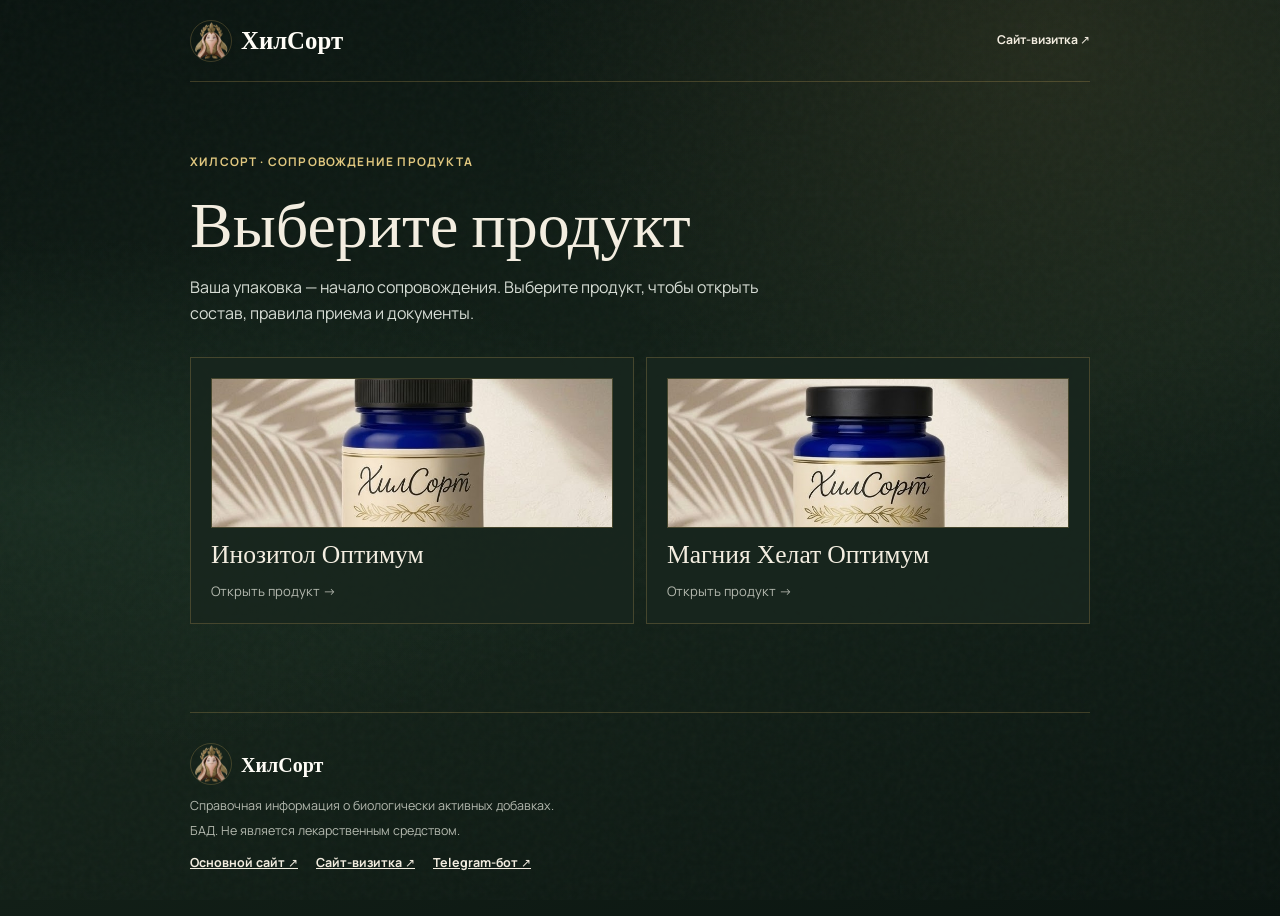
<file: index.html>
<!doctype html>
<html lang="ru">
<head>
  <meta charset="utf-8">
  <meta name="viewport" content="width=device-width, initial-scale=1, viewport-fit=cover">
  <meta name="theme-color" content="#f3ede0">
  <meta name="description" content="Справочная информация о составе, применении и регистрации продуктов ХилСорт.">
  <title>ХилСорт — информация о продукте</title>
  <link rel="preconnect" href="https://fonts.googleapis.com">
  <link rel="preconnect" href="https://fonts.gstatic.com" crossorigin>
  <link href="https://fonts.googleapis.com/css2?family=Fraunces:opsz,wght@9..144,300;9..144,400;9..144,500;9..144,600;9..144,700&family=Manrope:wght@300;400;500;600;700&display=swap" rel="stylesheet">
  <link rel="stylesheet" href="assets/css/qr-style.css">
  <script defer src="assets/js/analytics.js"></script>
  <script defer src="assets/js/config.js"></script>
  <script defer src="assets/js/app-template.js"></script>
</head>
<body>
  <div class="page-grain" aria-hidden="true"></div>
  <div class="page-shell" id="app">
    <main class="loading-state" aria-live="polite">Загрузка сведений…</main>
  </div>
</body>
</html>
</file>
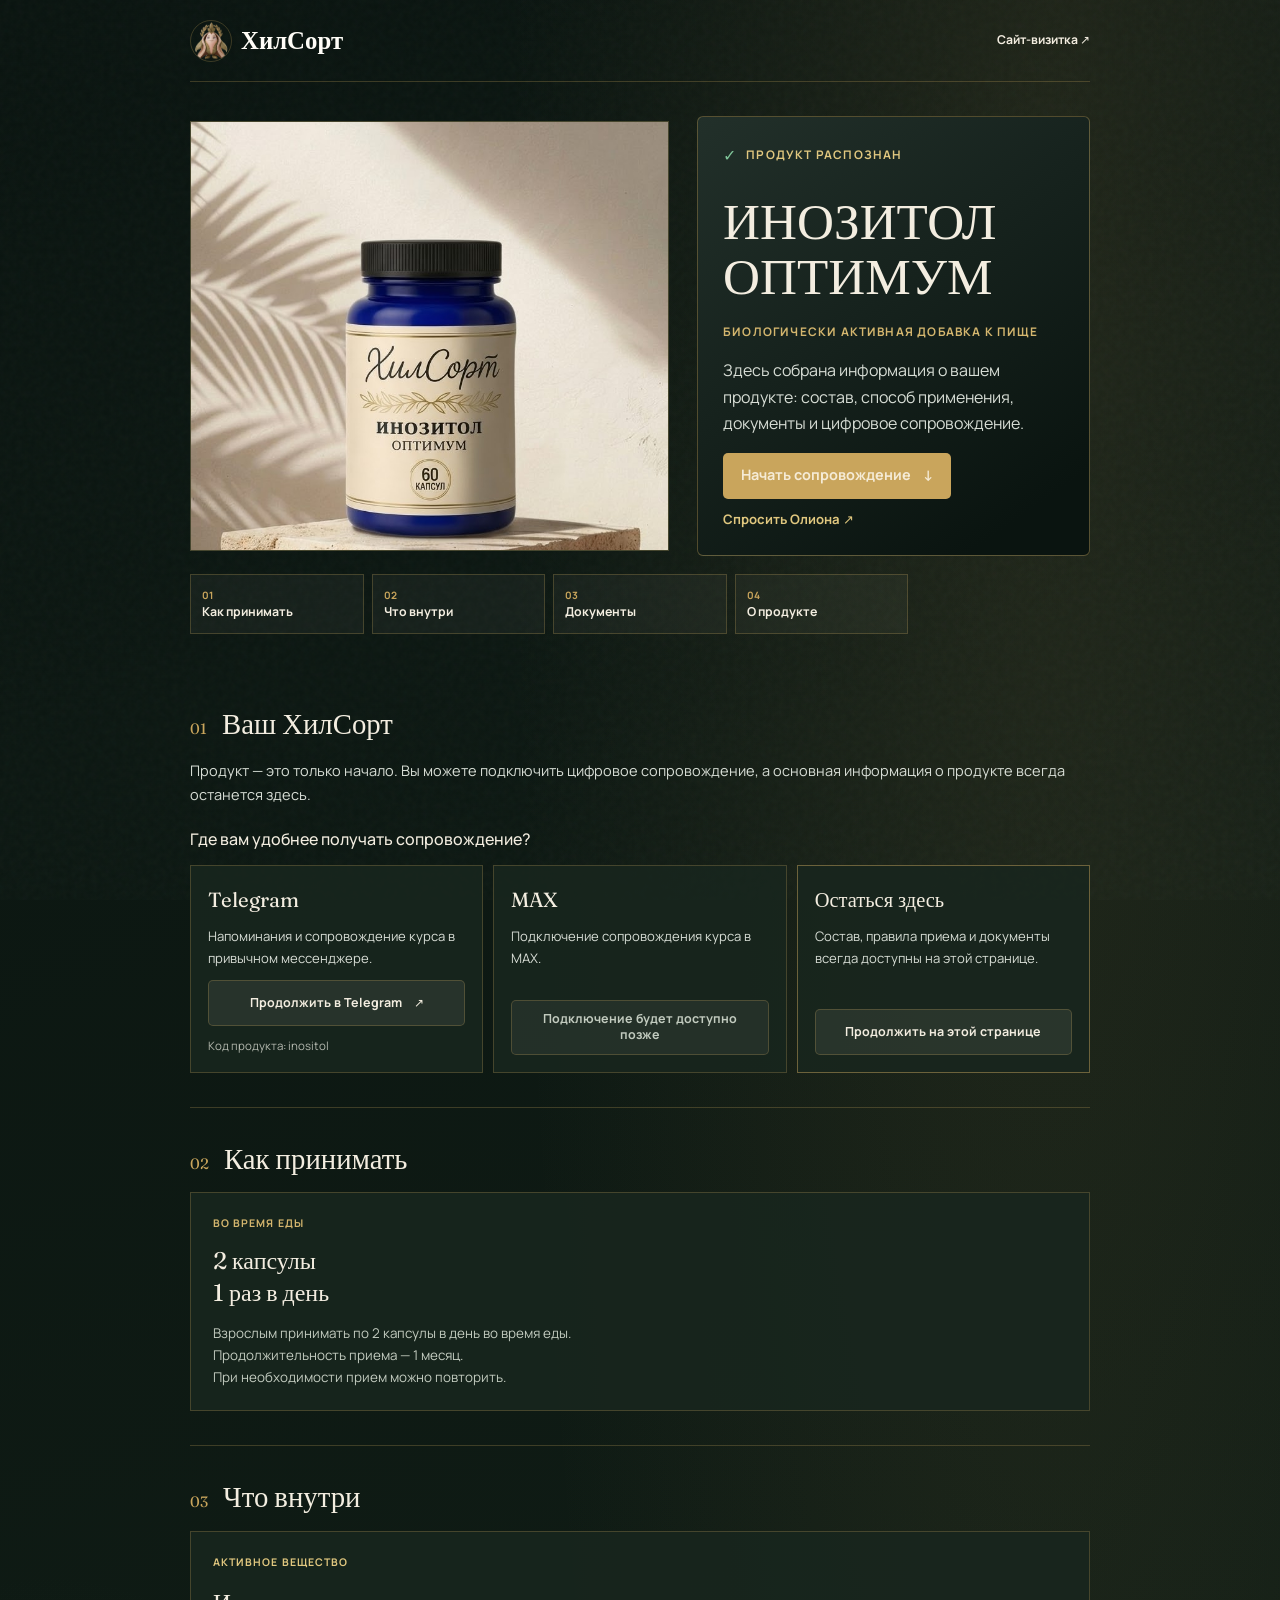
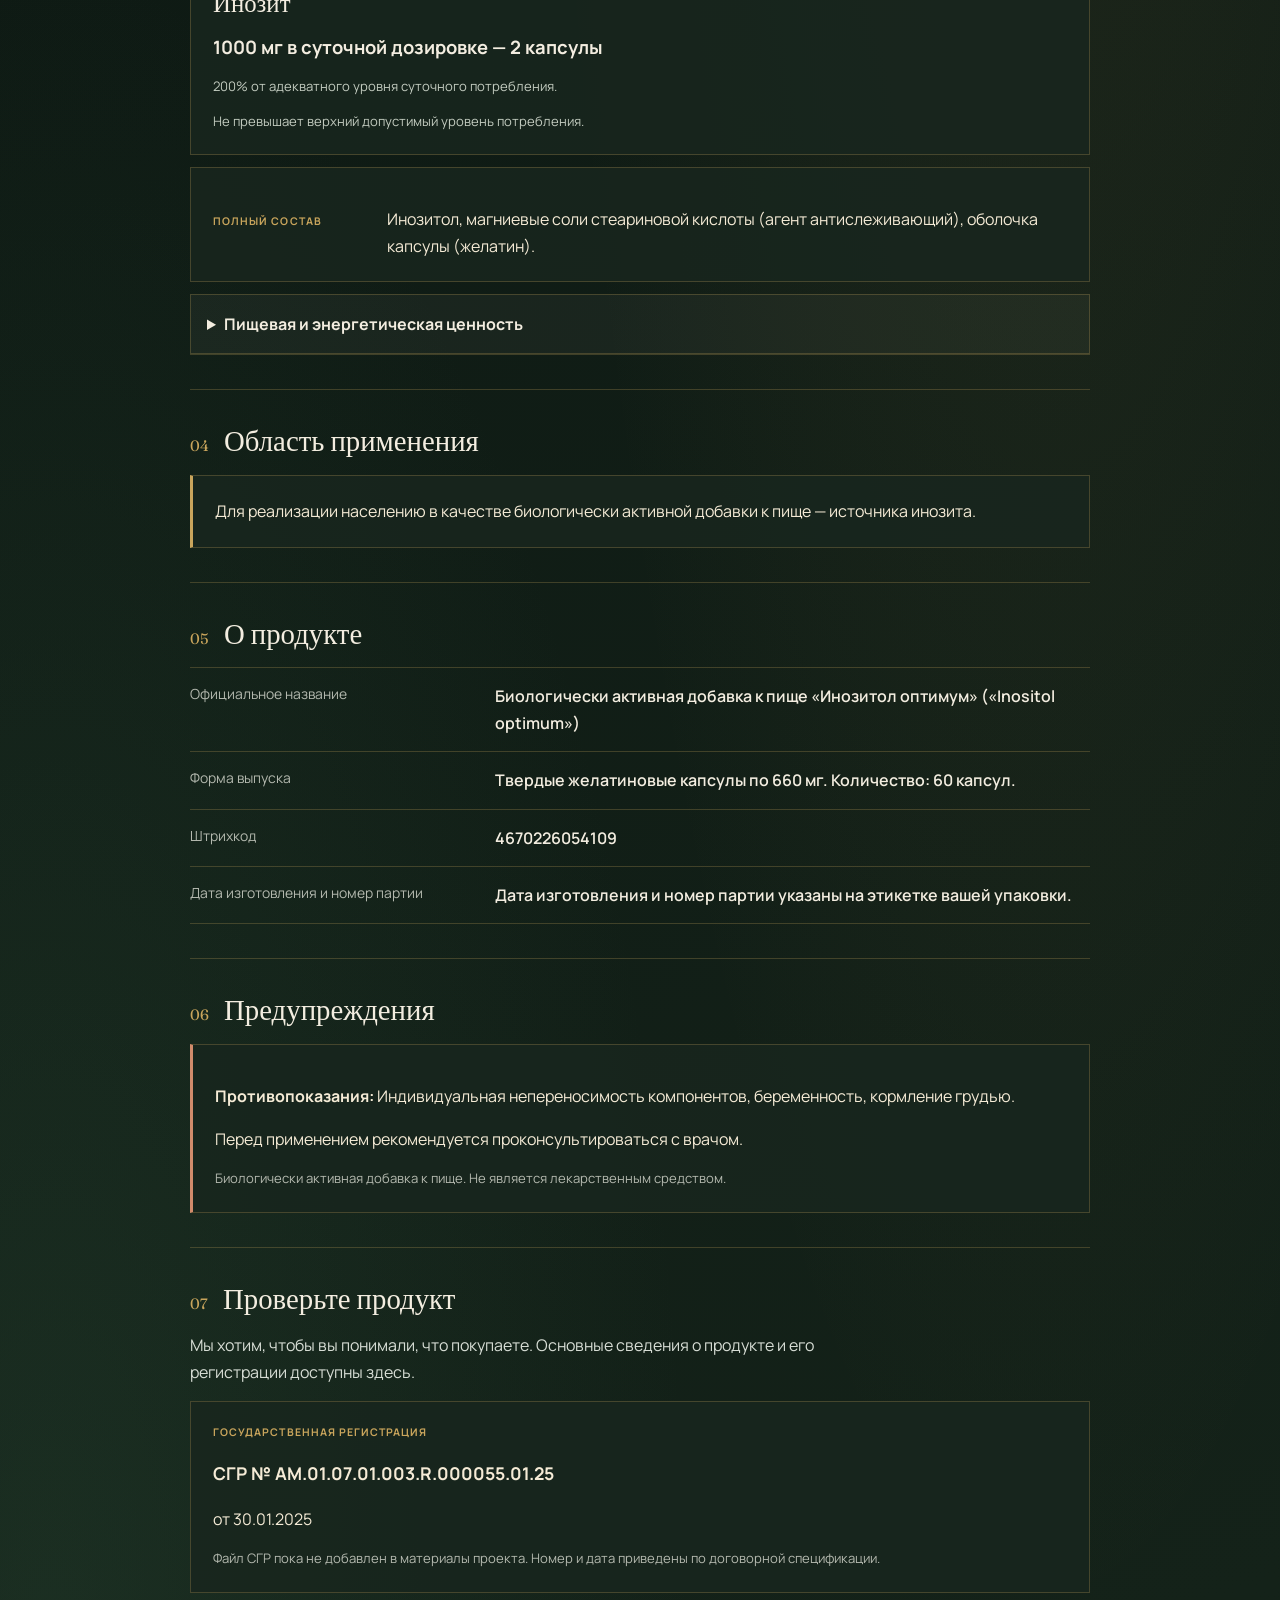
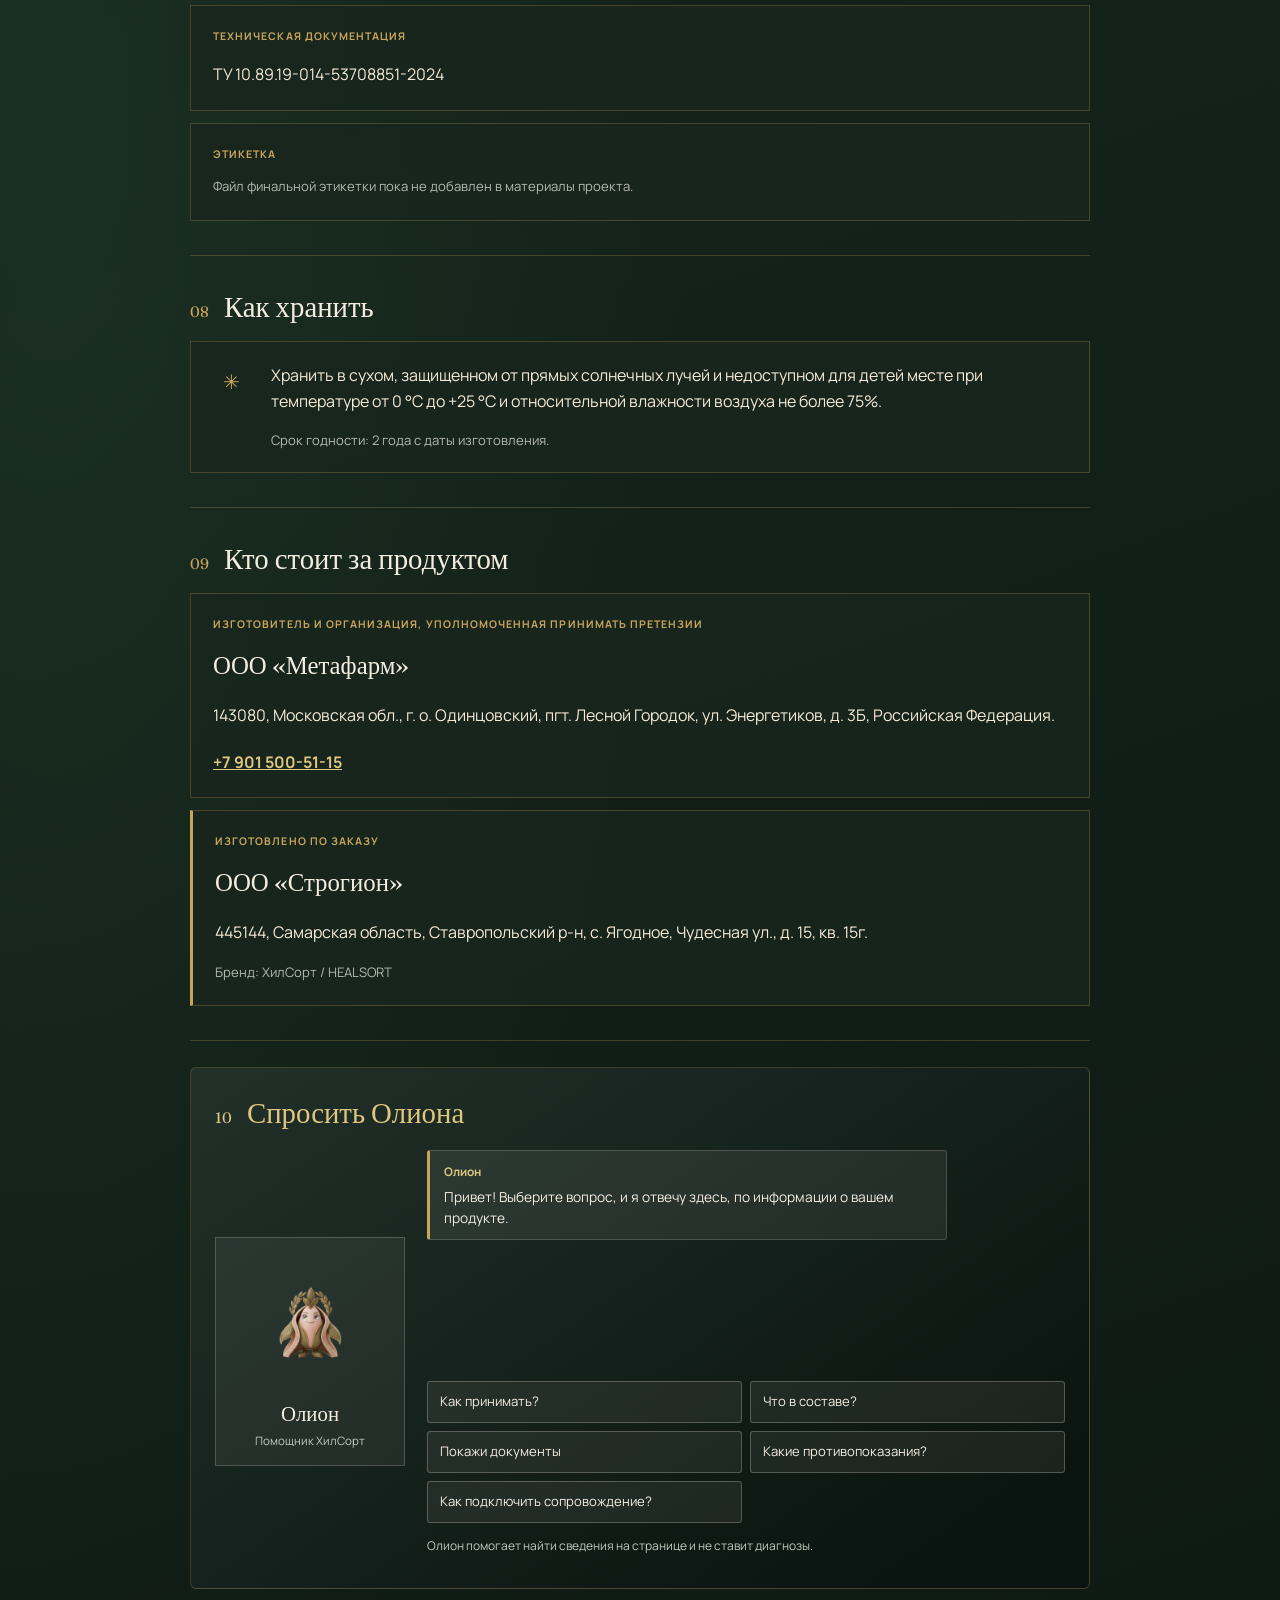
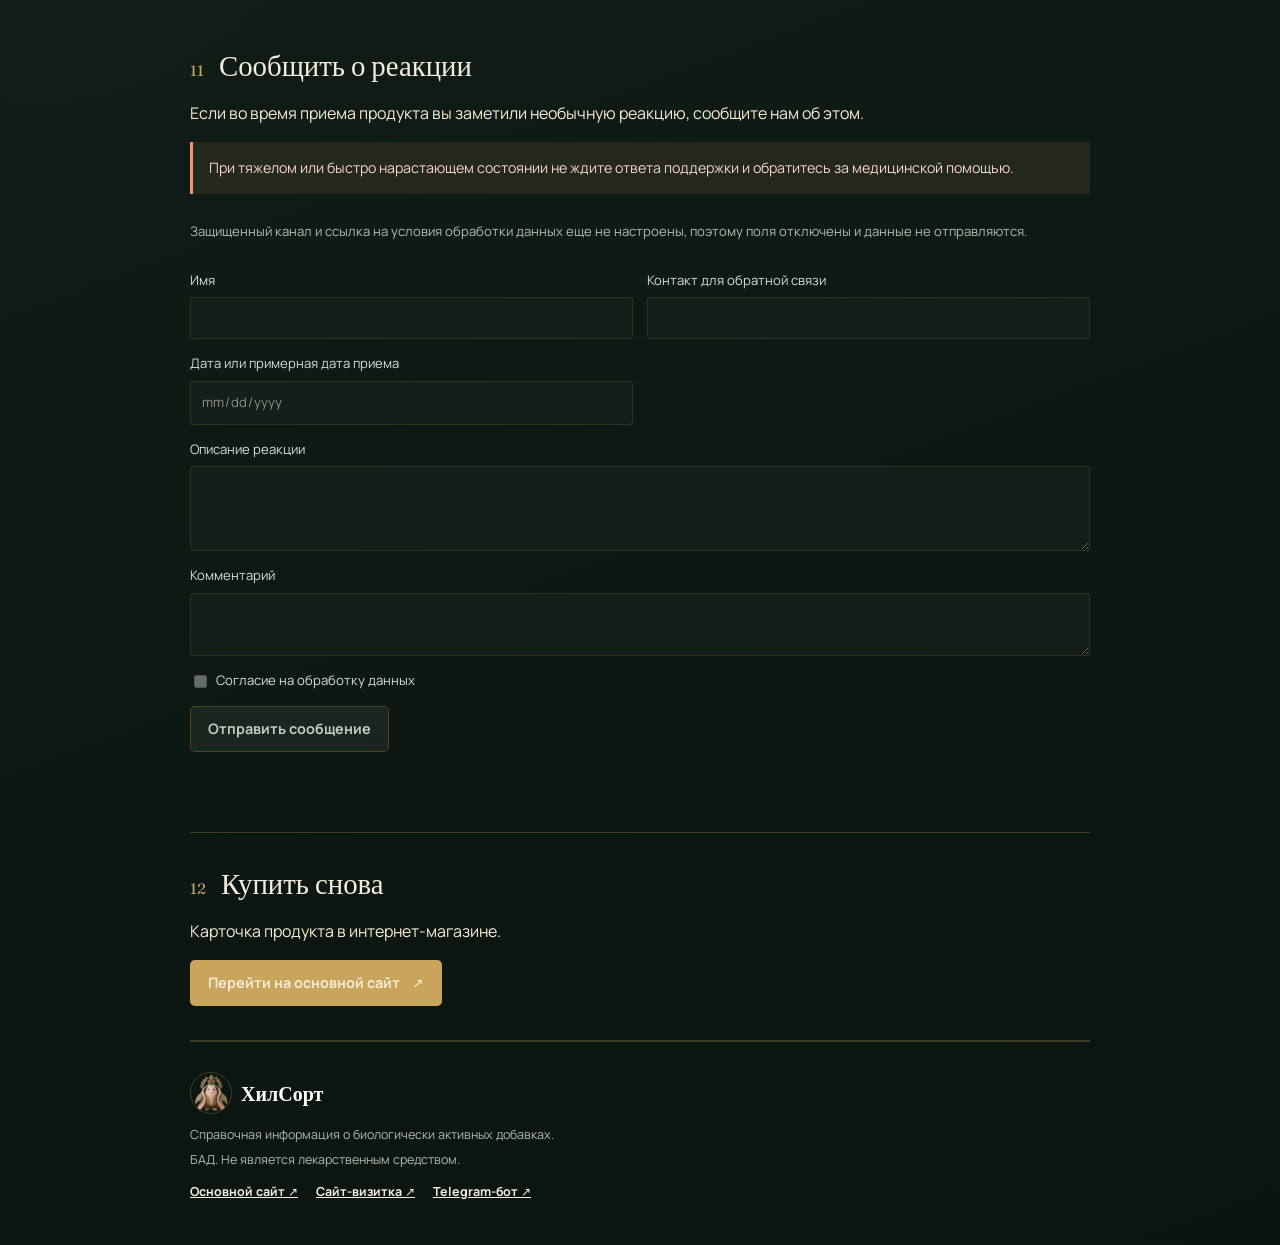
<file: inositol/index.html>
<!doctype html>
<html lang="ru">
<head>
  <meta charset="utf-8">
  <meta name="viewport" content="width=device-width, initial-scale=1">
  <meta http-equiv="refresh" content="0;url=../?product=inositol">
  <title>Инозитол Оптимум — ХилСорт</title>
  <script>window.location.replace(new URL("../?product=inositol", window.location.href).href);</script>
</head>
<body>
  <p>Переход на страницу продукта. Если переход не сработал, <a href="../?product=inositol">откройте Инозитол Оптимум</a>.</p>
</body>
</html>
</file>
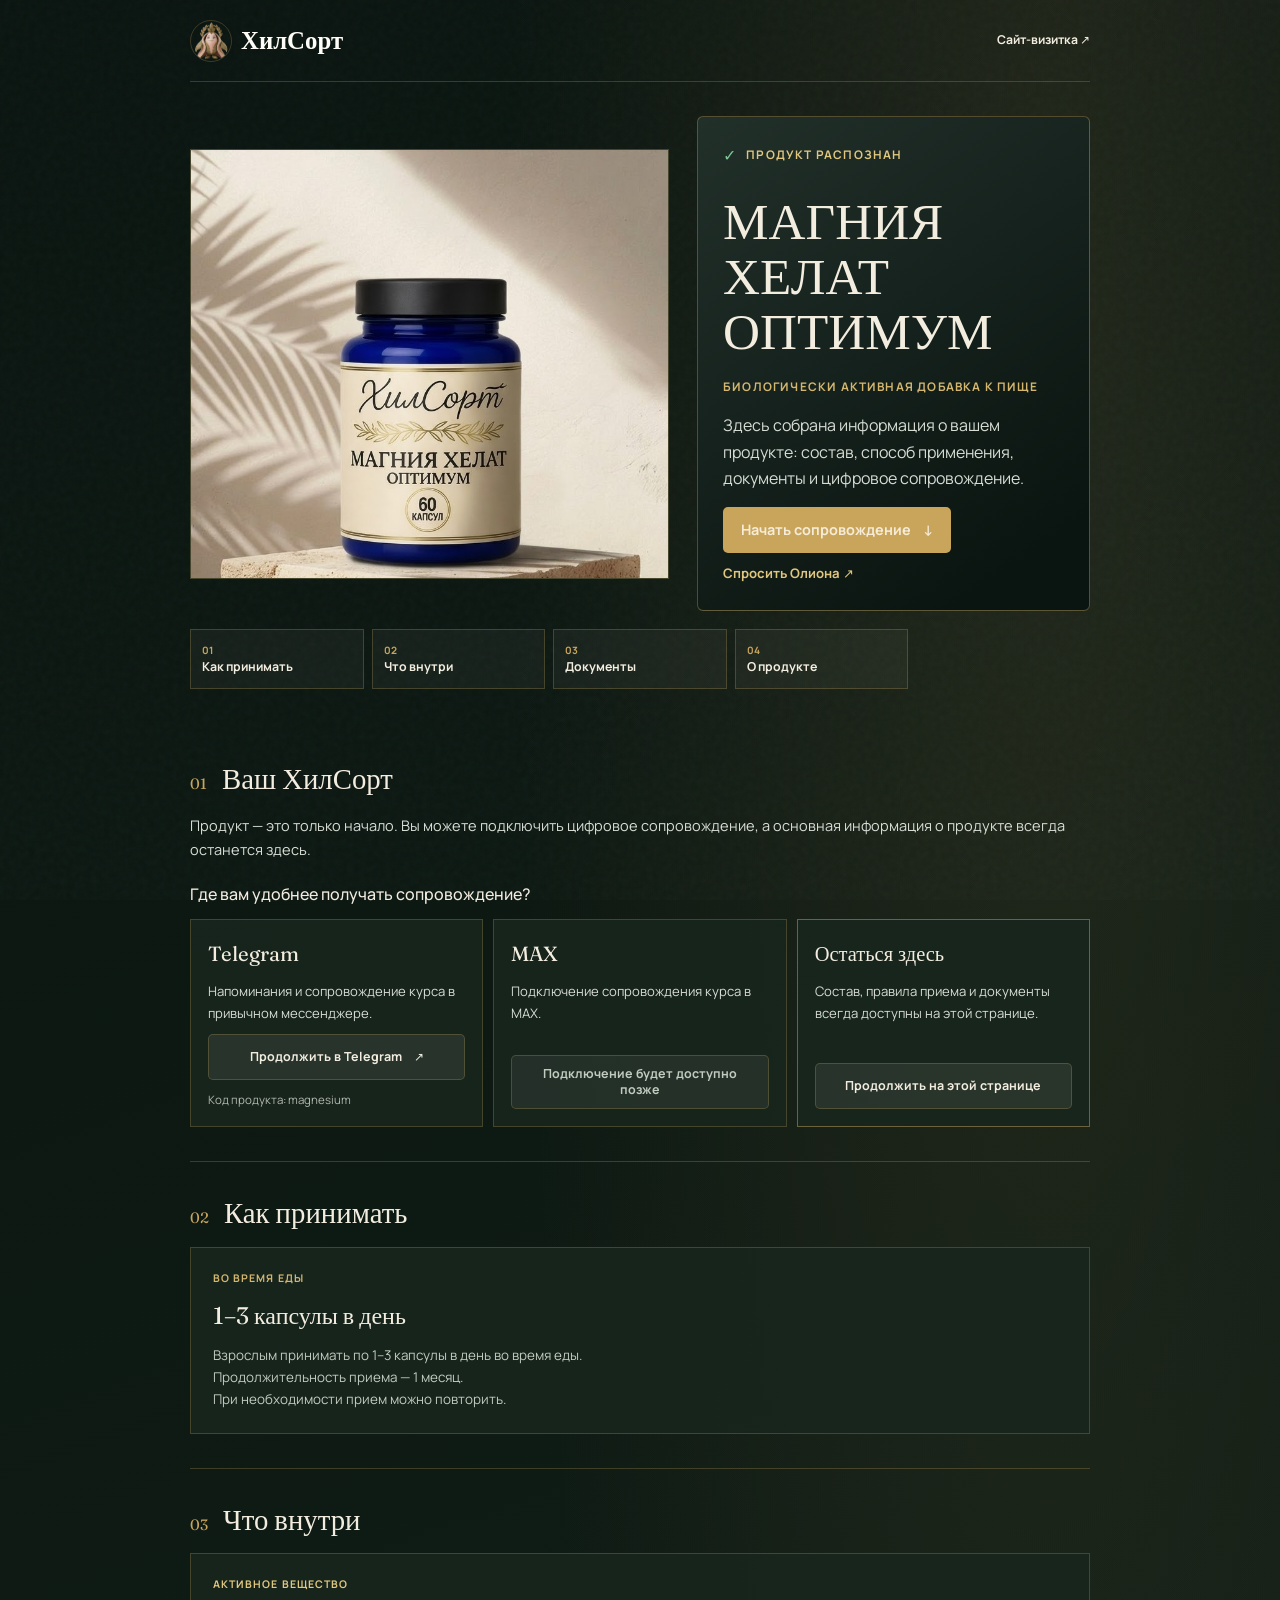
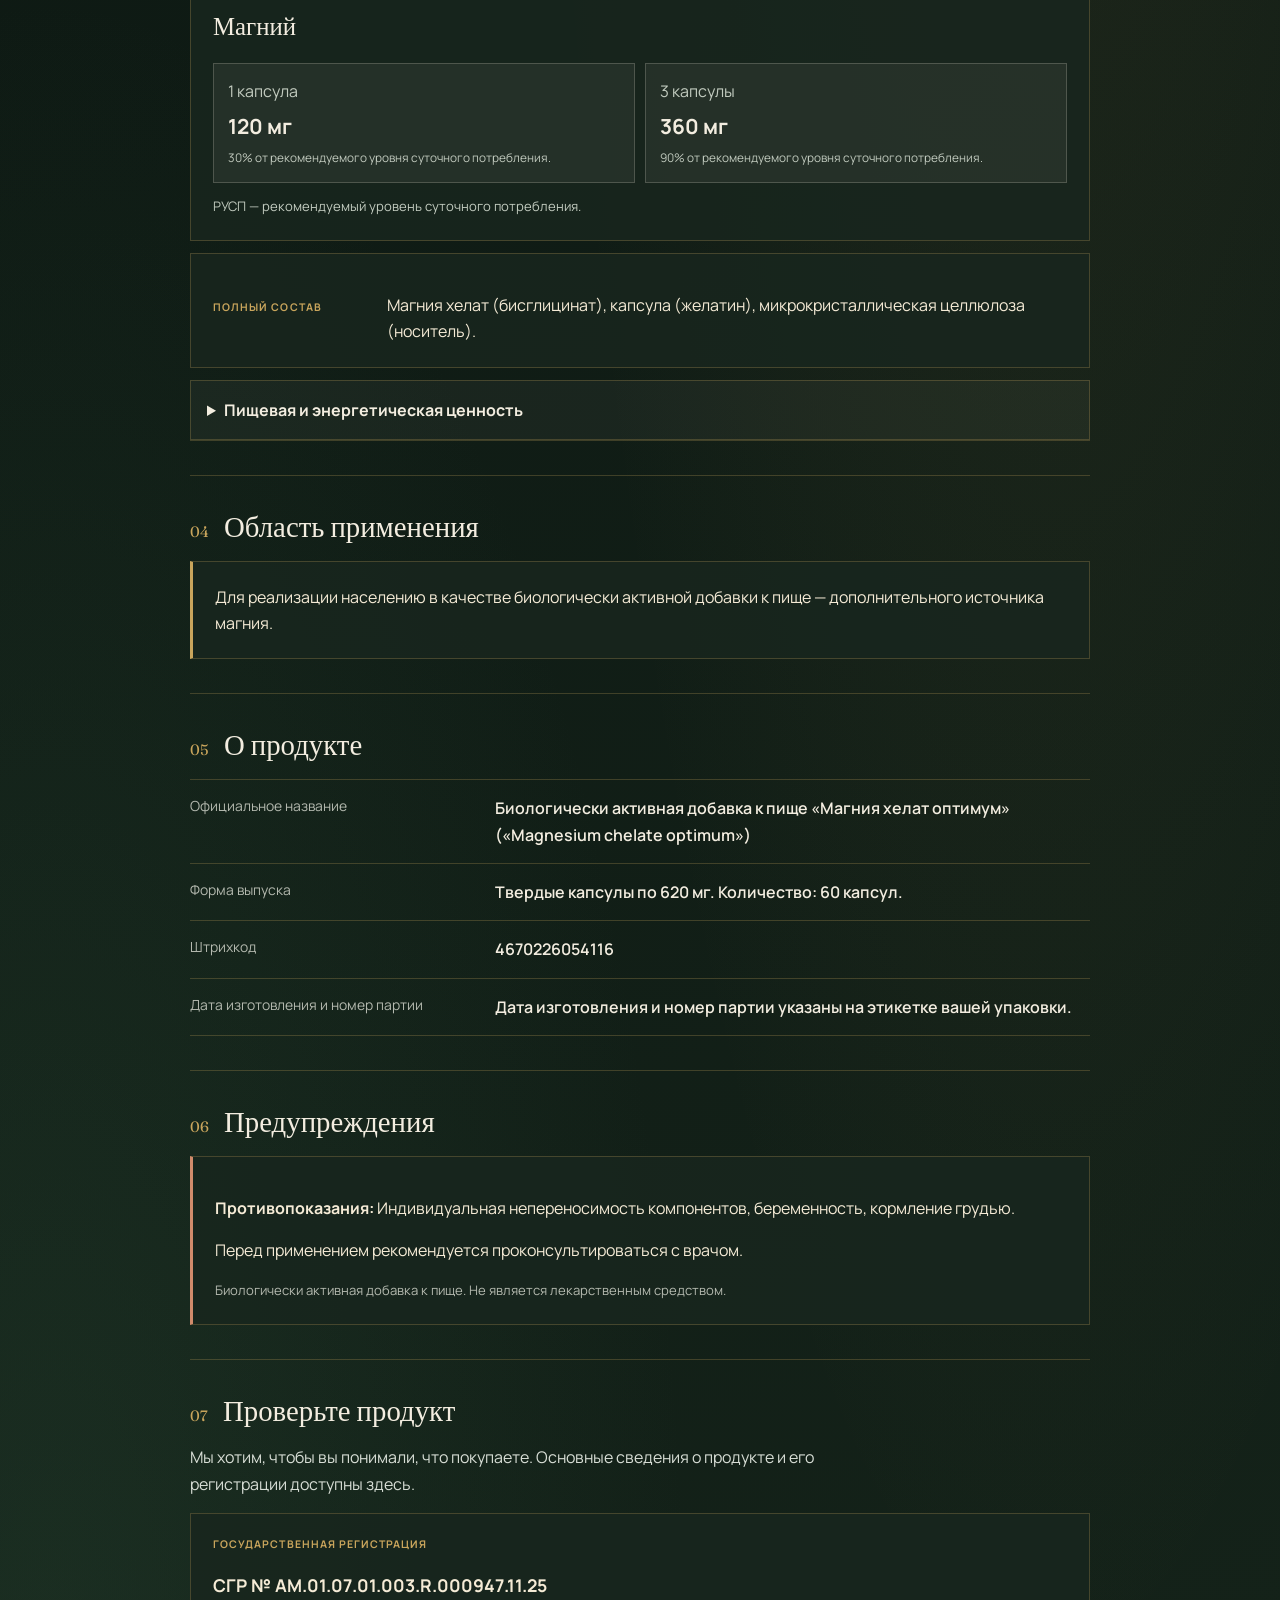
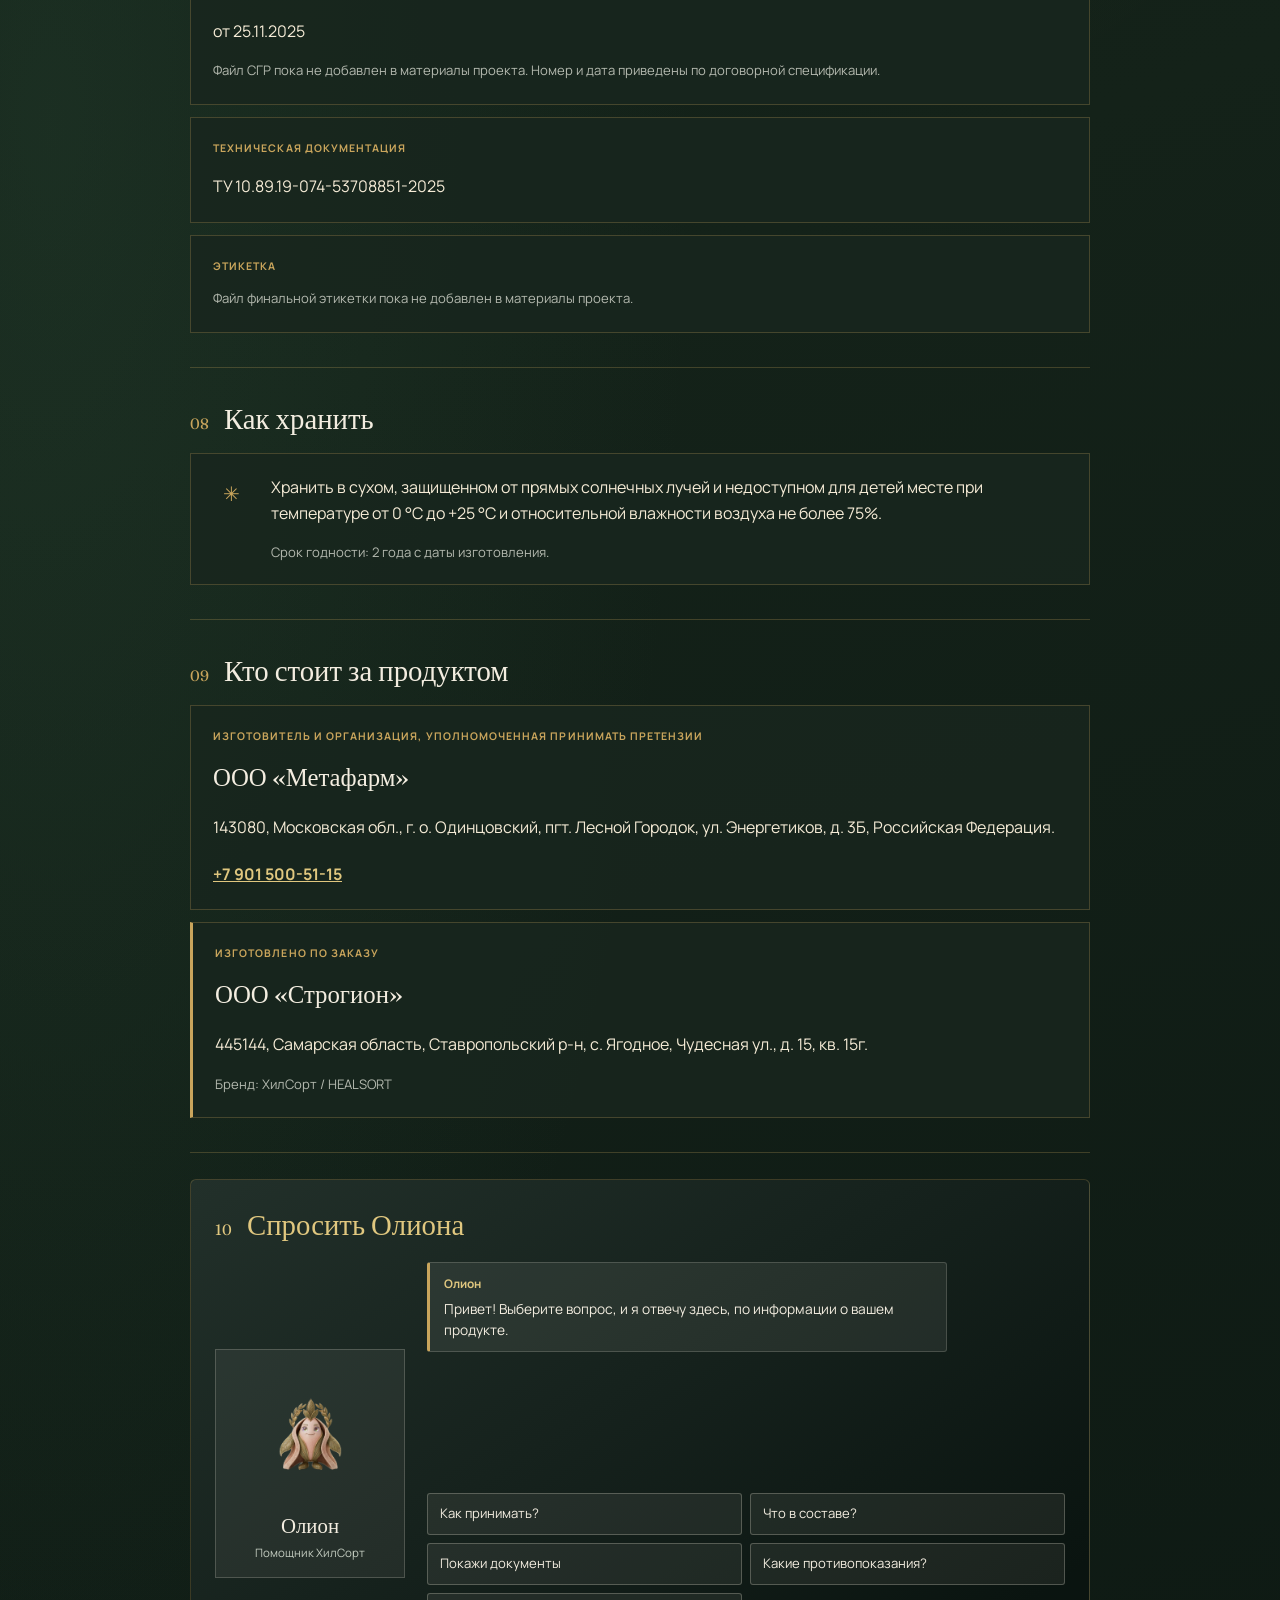
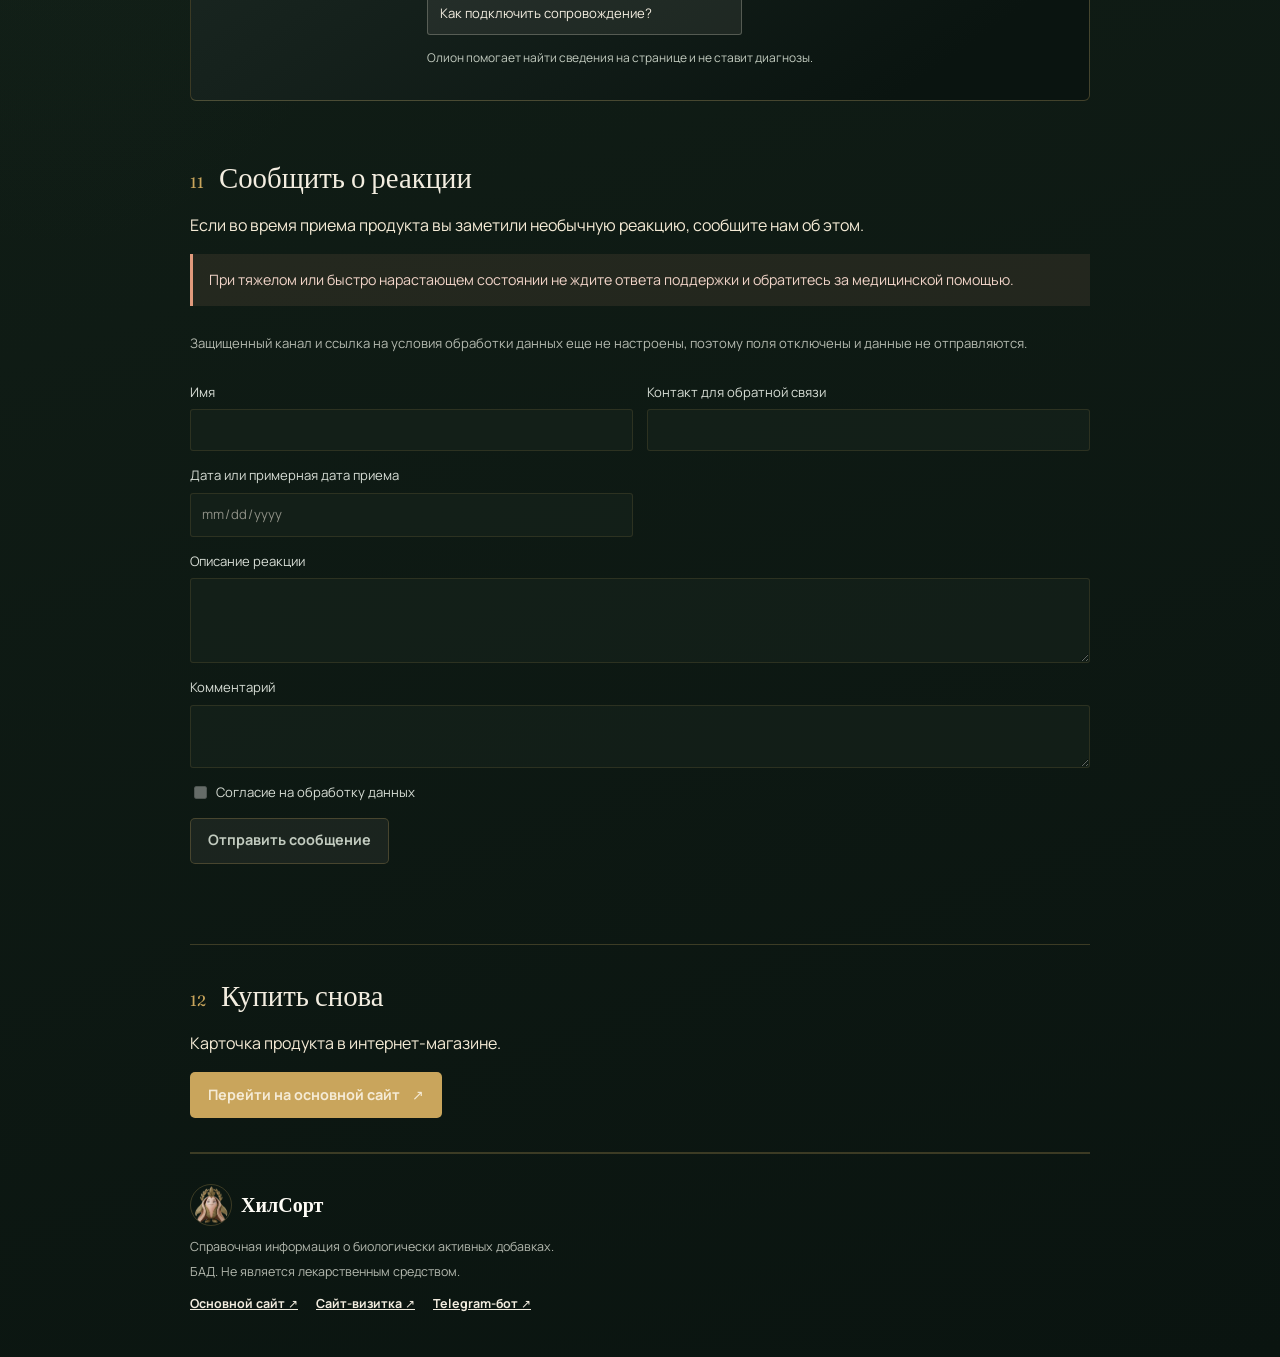
<file: magnesium/index.html>
<!doctype html>
<html lang="ru">
<head>
  <meta charset="utf-8">
  <meta name="viewport" content="width=device-width, initial-scale=1">
  <meta http-equiv="refresh" content="0;url=../?product=magnesium">
  <title>Магния Хелат Оптимум — ХилСорт</title>
  <script>window.location.replace(new URL("../?product=magnesium", window.location.href).href);</script>
</head>
<body>
  <p>Переход на страницу продукта. Если переход не сработал, <a href="../?product=magnesium">откройте Магния Хелат Оптимум</a>.</p>
</body>
</html>
</file>
<file: assets/css/qr-style.css>
:root {
  color-scheme: light;
  --paper: #f3ede0;
  --paper-deep: #18241d;
  --surface: rgba(25, 38, 30, 0.88);
  --ink: #f5ebd6;
  --forest: #22302a;
  --ink-soft: #d7ddd5;
  --muted: #b4b9af;
  --green: #d4b66e;
  --green-dark: #f3ede0;
  --ochre: #c9a55c;
  --line: rgba(201, 165, 92, 0.26);
  --rose: #e19a7c;
  --body-font: 'Manrope', 'Segoe UI', sans-serif;
  --display-font: 'Fraunces', Georgia, serif;
  font-family: var(--body-font);
  font-synthesis: none;
  text-rendering: optimizeLegibility;
}

* { box-sizing: border-box; }
html { scroll-behavior: smooth; scroll-padding-top: 24px; }
body {
  min-width: 320px;
  margin: 0;
  color: var(--ink);
  background:
    radial-gradient(ellipse at 82% 4%, rgba(201, 165, 92, 0.11), transparent 34rem),
    radial-gradient(ellipse at 4% 54%, rgba(54, 93, 67, 0.24), transparent 40rem),
    linear-gradient(160deg, #0a1410, #142219 56%, #0a1410);
  line-height: 1.65;
  font-size: 16px;
}
button, input, textarea { font: inherit; }
a { color: inherit; }
:focus-visible { outline: 3px solid #b27d32; outline-offset: 3px; }
.page-grain {
  position: fixed;
  inset: 0;
  z-index: -1;
  pointer-events: none;
  opacity: 0.17;
  background-image: url("data:image/svg+xml,%3Csvg viewBox='0 0 180 180' xmlns='http://www.w3.org/2000/svg'%3E%3Cfilter id='n'%3E%3CfeTurbulence type='fractalNoise' baseFrequency='.8' numOctaves='3' stitchTiles='stitch'/%3E%3C/filter%3E%3Crect width='100%25' height='100%25' opacity='.19' filter='url(%23n)'/%3E%3C/svg%3E");
}
.page-shell { width: min(100% - 40px, 860px); margin: 0 auto; }
.site-header {
  min-height: 82px;
  display: flex;
  align-items: center;
  justify-content: space-between;
  border-bottom: 1px solid var(--line);
}
.wordmark {
  display: inline-flex;
  align-items: center;
  gap: 9px;
  color: #fffdf7;
  font-family: var(--display-font);
  font-size: 1.55rem;
  font-weight: 600;
  text-decoration: none;
}
.wordmark span { color: #fffdf7; }
.brand-mascot { width: 42px; height: 42px; object-fit: cover; border: 1px solid var(--line); border-radius: 50%; }
.header-note { color: var(--green-dark); font-size: 0.76rem; font-weight: 700; text-decoration: none; }
.header-note:hover { color: var(--ochre); }
.hero {
  display: grid;
  grid-template-columns: minmax(0, 1fr) minmax(210px, 0.72fr);
  gap: 20px 42px;
  align-items: center;
  padding: 68px 0 42px;
}
.hero-copy {
  align-self: center;
  padding: 25px;
  border: 1px solid rgba(201, 165, 92, 0.38);
  border-radius: 6px;
  color: var(--paper);
  background: linear-gradient(145deg, #22302a, #0a1410 88%);
}
.eyebrow, .category, .panel-label, .visual-index {
  color: var(--green);
  font-size: 0.74rem;
  font-weight: 700;
  letter-spacing: 0.1em;
  text-transform: uppercase;
}
.eyebrow { display: flex; align-items: center; gap: 9px; margin: 0 0 18px; }
.status-dot { width: 8px; height: 8px; border-radius: 50%; background: var(--ochre); }
.category { margin: 0; color: var(--muted); }
.hero-copy .eyebrow, .hero-copy .category { color: #d4b66e; }
h1, h2, h3 { text-wrap: balance; }
.hero h1, .chooser h1 {
  max-width: 570px;
  margin: 8px 0 10px;
  color: var(--paper);
  font-family: var(--display-font);
  font-size: clamp(2.35rem, 6vw, 4.4rem);
  font-weight: 500;
  line-height: 1.07;
}
.official-name { max-width: 440px; margin: 0 0 25px; color: #d7ddd5; }
.product-visual {
  position: relative;
  min-height: 294px;
  height: 350px;
  overflow: hidden;
  border: 1px solid var(--line);
  margin: 0;
  background: var(--paper-deep);
}
.product-image { display: block; width: 100%; height: 100%; object-fit: cover; object-position: center 50%; }
.visual-index { position: absolute; top: 12px; left: 12px; padding: 5px 8px; background: rgba(255, 253, 247, 0.86); font-size: 0.62rem; }
.authenticity-note { grid-column: 1 / -1; max-width: 670px; margin: 0; color: var(--muted); font-size: 0.78rem; }
.button {
  min-height: 46px;
  display: inline-flex;
  align-items: center;
  justify-content: center;
  gap: 12px;
  padding: 10px 17px;
  border: 1px solid transparent;
  border-radius: 5px;
  font-size: 0.9rem;
  font-weight: 700;
  line-height: 1.3;
  text-align: center;
  text-decoration: none;
}
.button-primary { color: var(--ink); background: #c9a55c; transition: background-color 160ms ease, transform 160ms ease; }
.button-primary:hover { background: #e0c77f; transform: translateY(-1px); }
.button-secondary { border-color: var(--line); color: var(--paper); background: rgba(243, 237, 224, 0.08); }
.button-secondary:hover { border-color: var(--ochre); background: rgba(243, 237, 224, 0.15); }
.button-disabled { border-color: var(--line); color: #c2cbbf; background: rgba(243, 237, 224, 0.06); cursor: not-allowed; }
.hero-facts { display: flex; flex-wrap: wrap; gap: 9px; margin-top: 20px; }
.hero-facts span { padding: 7px 10px; border: 1px solid rgba(243, 237, 224, 0.2); color: #d7ddd5; font-size: 0.7rem; }
.hero-facts strong { color: #e0c77f; }
.quick-nav {
  position: sticky;
  top: 0;
  z-index: 3;
  display: flex;
  gap: 8px;
  margin: 0 -1px;
  padding: 13px 0;
  overflow-x: auto;
  border-top: 1px solid var(--line);
  border-bottom: 1px solid var(--line);
  background: rgba(10, 20, 16, 0.94);
  backdrop-filter: blur(12px);
  scrollbar-width: thin;
}
.quick-nav a {
  flex: 0 0 auto;
  padding: 7px 12px;
  color: var(--paper);
  font-size: 0.82rem;
  text-decoration: none;
}
.quick-nav a:hover { color: var(--green-dark); text-decoration: underline; text-underline-offset: 4px; }
.info-section { padding: 34px 0; border-bottom: 1px solid var(--line); scroll-margin-top: 66px; }
.section-heading { display: flex; align-items: baseline; gap: 15px; margin-bottom: 20px; }
.section-heading > span { color: var(--ochre); font-family: var(--display-font); font-size: 0.94rem; }
h2 { margin: 0; color: var(--green-dark); font-family: var(--display-font); font-size: 1.8rem; font-weight: 500; line-height: 1.2; }
h3 { margin: 0; color: var(--green-dark); font-family: var(--display-font); font-size: 1.55rem; font-weight: 500; }
.data-grid { display: grid; grid-template-columns: 1fr 1fr; gap: 12px; }
.data-panel { padding: 22px; border: 1px solid var(--line); background: var(--surface); }
.data-panel p:last-child { margin-bottom: 0; }
.data-panel + .data-panel, .active-panel + .composition-panel { margin-top: 12px; }
.panel-label { margin: 0 0 12px; color: var(--ochre); font-size: 0.66rem; }
.large-copy { margin: 0 0 16px; color: var(--green-dark); font-family: var(--display-font); font-size: 1.33rem; line-height: 1.35; }
.dose-panel { border-color: rgba(201, 165, 92, 0.38); color: var(--paper); background: linear-gradient(145deg, #22302a, #0a1410); }
.dose-panel .panel-label { color: #d4b66e; }
.dose-panel .large-copy { margin: 0 0 12px; color: var(--paper); font-size: 1.5rem; }
.dose-duration { margin: 0; color: #c2cbbf; font-size: 0.84rem; }
.small-copy { color: var(--muted); font-size: 0.82rem; }
.warning-panel { border-left: 3px solid #d18b6b; }
.warning-panel .panel-label { color: var(--rose); }
.active-panel { position: relative; overflow: hidden; border-color: rgba(201, 165, 92, 0.38); color: var(--paper); background: linear-gradient(110deg, #22302a, #0a1410); }
.active-panel .panel-label, .active-panel h3 { color: #e0c77f; }
.active-panel .small-copy { color: #c2cbbf; }
.amount { margin: 8px 0 2px; color: var(--paper); font-size: 1.15rem; font-weight: 700; }
.composition-panel { display: grid; grid-template-columns: 160px 1fr; gap: 14px; align-items: baseline; }
.composition-panel .panel-label { margin: 0; }
.nutrition-details { margin-top: 12px; border-bottom: 1px solid var(--line); }
.nutrition-details summary { padding: 15px 2px; color: var(--green-dark); cursor: pointer; font-weight: 700; }
.nutrition-details p { max-width: 680px; margin: 0 0 16px; color: var(--muted); font-size: 0.88rem; }
.spec-list { margin: 0; }
.spec-list > div { display: grid; grid-template-columns: minmax(150px, 0.72fr) 1.5fr; gap: 20px; padding: 15px 0; border-bottom: 1px solid var(--line); }
.spec-list > div:first-child { border-top: 1px solid var(--line); }
.spec-list dt { color: var(--muted); font-size: 0.87rem; }
.spec-list dd { margin: 0; color: var(--ink); font-weight: 600; overflow-wrap: anywhere; }
.document-number { font-size: 1.1rem; font-weight: 700; overflow-wrap: anywhere; }
.document-actions, .button-row { display: flex; flex-wrap: wrap; gap: 9px; margin-top: 18px; }
.document-actions .button { font-size: 0.78rem; }
.storage-note { display: grid; grid-template-columns: 44px 1fr; gap: 16px; align-items: start; padding: 20px; border: 1px solid var(--line); background: var(--surface); }
.storage-icon { display: grid; width: 40px; height: 40px; place-items: center; border: 1px solid var(--border-strong); color: var(--ochre); font-size: 1.25rem; }
.storage-note p { margin-top: 0; }
.storage-note .small-copy { margin-bottom: 0; }
.shop-row { display: flex; align-items: center; justify-content: space-between; gap: 16px; margin-top: 16px; }
.shop-row p, .companion-section > p, .assistant-section > p { color: var(--ink-soft); font-size: 0.91rem; }
.companion-section { padding-top: 45px; }
.resource-list { display: flex; flex-wrap: wrap; gap: 9px; margin-top: 18px; }
.resource-list .button { min-height: 48px; }
.question-list { display: flex; flex-wrap: wrap; gap: 8px; margin-top: 18px; }
.question-list button {
  min-height: 42px;
  padding: 8px 13px;
  border: 1px solid var(--line);
  border-radius: 4px;
  color: var(--green-dark);
  background: rgba(255, 253, 247, 0.68);
  cursor: pointer;
  text-align: left;
}
.question-list button:hover { border-color: var(--green); background: #fffdf7; }
.assistant-answer { min-height: 58px; margin: 14px 0 0; padding: 15px; border-left: 3px solid var(--ochre); background: rgba(255, 253, 247, 0.6); }
.assistant-section {
  margin: 30px 0;
  padding: 28px 24px 32px;
  border: 1px solid rgba(201, 165, 92, 0.38);
  border-radius: 6px;
  color: var(--paper);
  background: linear-gradient(145deg, #22302a, #0a1410 88%);
}
.assistant-section h2, .assistant-section .section-heading > span { color: #e0c77f; }
.assistant-layout { display: grid; grid-template-columns: 190px 1fr; gap: 22px; align-items: center; }
.assistant-portrait { display: flex; flex-direction: column; align-items: center; justify-content: center; min-height: 220px; padding: 15px; border: 1px solid rgba(243, 237, 224, 0.2); background: rgba(243, 237, 224, 0.06); text-align: center; }
.assistant-portrait img { display: block; width: 140px; height: 140px; object-fit: contain; }
.assistant-portrait p { margin: 4px 0 0; color: var(--paper); font-family: var(--display-font); font-size: 1.3rem; }
.assistant-portrait span { color: #c2cbbf; font-size: 0.72rem; }
.assistant-intro { margin: 0; color: #d7ddd5; font-size: 0.91rem; }
.assistant-section .question-list button { border-color: rgba(243, 237, 224, 0.28); color: var(--paper); background: rgba(243, 237, 224, 0.08); }
.assistant-section .question-list button:hover { border-color: #d4b66e; background: rgba(243, 237, 224, 0.16); }
.assistant-section .assistant-answer { border-color: #d4b66e; color: var(--paper); background: rgba(243, 237, 224, 0.08); }
.privacy-note { padding: 14px 16px; border-left: 3px solid var(--rose); background: rgba(225, 154, 124, 0.1); color: #f2d5c9; font-size: 0.89rem; }
.reaction-form { display: grid; grid-template-columns: 1fr 1fr; gap: 14px; }
.reaction-form > p, .reaction-form > label:nth-of-type(4), .reaction-form > label:nth-of-type(5), .reaction-form > button { grid-column: 1 / -1; }
.reaction-form label { display: grid; gap: 6px; color: var(--ink-soft); font-size: 0.82rem; }
.reaction-form input:not([type="checkbox"]), .reaction-form textarea { width: 100%; min-height: 42px; padding: 9px 10px; border: 1px solid var(--line); border-radius: 3px; color: var(--paper); background: #18241d; }
.reaction-form textarea { resize: vertical; }
.consent-label { display: flex !important; align-items: center; }
.reaction-form input:disabled, .reaction-form textarea:disabled { opacity: 0.56; }
.reaction-form > button { justify-self: start; }
.site-footer { padding: 30px 0 42px; color: var(--muted); font-size: 0.78rem; }
.site-footer .wordmark { display: inline-flex; margin-bottom: 7px; font-size: 1.25rem; }
.site-footer p { margin: 4px 0; }
.site-footer > a:last-child { display: inline-block; margin-top: 9px; color: var(--green-dark); }
.footer-links { display: flex; flex-wrap: wrap; gap: 18px; margin-top: 12px; }
.footer-links a { color: var(--paper); font-weight: 700; }
.chooser { min-height: 70vh; padding: 70px 0 50px; }
.chooser h1 { font-size: clamp(2.5rem, 7vw, 4rem); }
.intro { max-width: 570px; color: var(--ink-soft); }
.choice-list { display: grid; grid-template-columns: 1fr 1fr; gap: 12px; margin: 30px 0; }
.choice-link { min-height: 180px; display: flex; flex-direction: column; justify-content: space-between; padding: 20px; border: 1px solid var(--line); background: var(--surface); text-decoration: none; transition: transform 160ms ease, border-color 160ms ease; }
.choice-link:hover { transform: translateY(-2px); border-color: var(--green); }
.choice-kicker { color: var(--ochre); font-size: 0.7rem; font-weight: 700; letter-spacing: 0.1em; text-transform: uppercase; }
.choice-title { color: var(--paper); font-family: var(--display-font); font-size: 1.6rem; line-height: 1.15; }
.choice-action { color: var(--muted); font-size: 0.82rem; }
.caution { max-width: 620px; color: var(--muted); font-size: 0.84rem; }
.loading-state { padding: 80px 0; color: var(--muted); }

@media (max-width: 650px) {
  .page-shell { width: min(100% - 32px, 540px); }
  .site-header { min-height: 68px; }
  .header-note { max-width: 125px; text-align: right; }
  .hero { grid-template-columns: 1fr; gap: 22px; padding-top: 44px; }
  .hero-copy { grid-row: 2; padding: 21px; }
  .product-visual { grid-row: 1; }
  .hero h1 { max-width: 480px; font-size: clamp(2.55rem, 11vw, 3.65rem); }
  .product-visual { min-height: 270px; height: 320px; }
  .authenticity-note { grid-column: auto; }
  .quick-nav { margin-inline: -16px; padding-inline: 16px; }
  .info-section { padding: 34px 0; }
  .data-grid, .choice-list { grid-template-columns: 1fr; }
  .composition-panel { grid-template-columns: 1fr; gap: 4px; }
  .spec-list > div { grid-template-columns: 1fr; gap: 4px; }
  .shop-row { align-items: flex-start; flex-direction: column; }
  .assistant-section { margin-inline: -16px; padding-inline: 16px; }
  .assistant-layout { grid-template-columns: 1fr; }
  .assistant-portrait { min-height: 185px; }
  .assistant-portrait img { width: 110px; height: 110px; }
  .reaction-form { grid-template-columns: 1fr; }
  .reaction-form > label, .reaction-form > p, .reaction-form > button { grid-column: 1; }
  .choice-link { min-height: 150px; }
}

.page-shell { width: min(100% - 40px, 900px); }
.site-header { border-color: var(--line); }
.hero { grid-template-columns: minmax(0, 1fr) minmax(0, 0.82fr); gap: 18px 28px; padding: 34px 0 28px; }
.product-visual { grid-column: 1; grid-row: 1; height: 430px; min-height: 300px; border-color: var(--line); background: #18241d; }
.product-image { object-position: center 48%; }
.hero-copy { grid-column: 2; grid-row: 1; display: flex; flex-direction: column; align-items: flex-start; justify-content: center; }
.hero-copy .eyebrow { color: #e0c77f; }
.hero-copy .category { margin-top: 8px; color: #d4b66e; }
.hero h1 { font-size: clamp(2.25rem, 4vw, 3.4rem); overflow-wrap: anywhere; text-transform: uppercase; }
.status-check { color: #80c69a; font-size: 1rem; font-weight: 800; }
.hero-description { max-width: 38rem; color: #d7ddd5; }
.olion-shortcut { margin-top: 10px; color: #e0c77f; font-size: 0.82rem; font-weight: 700; text-decoration: none; }
.olion-shortcut:hover { text-decoration: underline; text-underline-offset: 3px; }
.quick-actions { grid-column: 1 / -1; display: grid; grid-template-columns: repeat(5, minmax(0, 1fr)); gap: 8px; }
.quick-actions a {
  min-height: 60px;
  display: flex;
  flex-direction: column;
  justify-content: center;
  gap: 3px;
  padding: 9px 11px;
  border: 1px solid var(--line);
  color: var(--paper);
  background: rgba(243, 237, 224, 0.045);
  font-size: 0.77rem;
  font-weight: 700;
  line-height: 1.25;
  text-decoration: none;
}
.quick-actions a:hover { border-color: var(--ochre); background: rgba(201, 165, 92, 0.1); }
.quick-actions a span { color: var(--ochre); font-size: 0.63rem; }
.section-heading { margin-bottom: 16px; }
.info-section { border-color: var(--line); }
.section-intro { max-width: 680px; color: var(--ink-soft); }
.data-panel, .storage-note, .service-card, .choice-link { border-color: var(--line); background: var(--surface); }
.data-panel { color: var(--ink); }
.data-panel h3, .spec-list dd, .nutrition-details summary { color: var(--paper); }
.warning-panel { border-left-color: #d18b6b; }
.warning-panel .panel-label { color: #e8ae91; }
.nutrition-details { border-color: var(--line); }
.nutrition-details summary { padding: 16px; border: 1px solid var(--line); background: rgba(243, 237, 224, 0.045); }
.nutrition-content { padding: 12px 16px 4px; }
.nutrition-content h3 { margin: 12px 0 8px; font-family: var(--body-font); font-size: 0.88rem; font-weight: 700; }
.nutrition-table { width: 100%; border-collapse: collapse; color: var(--ink-soft); font-size: 0.86rem; }
.nutrition-table th, .nutrition-table td { padding: 9px 4px; border-bottom: 1px solid var(--line); text-align: left; }
.nutrition-table th { font-weight: 500; }
.nutrition-table td { color: var(--paper); text-align: right; }
.magnesium-amounts { display: grid; grid-template-columns: 1fr 1fr; gap: 10px; margin: 16px 0 10px; }
.magnesium-amounts > div { display: grid; gap: 5px; padding: 14px; border: 1px solid rgba(243, 237, 224, 0.2); background: rgba(243, 237, 224, 0.06); }
.magnesium-amounts span, .magnesium-amounts small { color: #c2cbbf; }
.magnesium-amounts strong { color: var(--paper); font-size: 1.3rem; }
.magnesium-amounts small { font-size: 0.74rem; }
.purpose-panel { border-left: 3px solid var(--ochre); }
.purpose-panel p { margin: 0; }
.document-panel + .document-panel, .company-panel + .company-panel { margin-top: 12px; }
.document-panel .panel-label:not(:first-child) { margin-top: 18px; }
.company-panel h3 { margin-bottom: 8px; }
.company-panel p { overflow-wrap: anywhere; }
.company-phone { display: inline-block; margin-top: 4px; color: #e0c77f; font-weight: 700; }
.ordered-panel { border-left: 3px solid var(--ochre); }
.service-question { margin: 20px 0 12px; font-family: var(--body-font); font-size: 1rem; }
.service-grid { display: grid; grid-template-columns: repeat(3, minmax(0, 1fr)); gap: 10px; }
.service-card { min-width: 0; display: flex; flex-direction: column; align-items: flex-start; gap: 10px; padding: 17px; border: 1px solid var(--line); }
.service-card p { flex: 1; margin: 0; color: var(--ink-soft); font-size: 0.82rem; }
.service-name { color: var(--paper); font-family: var(--display-font); font-size: 1.28rem; }
.service-note { color: var(--muted); font-size: 0.72rem; }
.service-card .button { width: 100%; padding-inline: 10px; font-size: 0.78rem; }
.service-unavailable { border-style: dashed; }
.service-website { border-color: rgba(201, 165, 92, 0.48); }
.question-list { display: grid; grid-template-columns: 1fr 1fr; gap: 8px; }
.question-list a { min-height: 42px; display: flex; align-items: center; padding: 9px 12px; border: 1px solid rgba(243, 237, 224, 0.25); color: var(--paper); background: rgba(243, 237, 224, 0.07); font-size: 0.84rem; text-decoration: none; }
.question-list a:hover { border-color: var(--ochre); background: rgba(201, 165, 92, 0.12); }
.assistant-section { margin: 26px 0; }
.assistant-section .question-list { margin-top: 14px; }
.assistant-answer { color: var(--paper); background: rgba(243, 237, 224, 0.07); }
.assistant-chat { min-width: 0; }
.chat-messages {
  display: flex;
  flex-direction: column;
  gap: 9px;
  height: 220px;
  margin-bottom: 14px;
  padding: 3px 7px 3px 0;
  overflow-y: auto;
  overscroll-behavior: contain;
  scrollbar-color: rgba(201, 165, 92, 0.5) transparent;
}
.chat-message { width: fit-content; max-width: min(100%, 520px); padding: 11px 14px; border: 1px solid rgba(243, 237, 224, 0.18); border-radius: 3px; overflow-wrap: anywhere; }
.chat-message strong { display: block; margin-bottom: 4px; color: #e0c77f; font-size: 0.74rem; }
.chat-message p { margin: 0; color: #f3ede0; font-size: 0.86rem; line-height: 1.55; }
.olion-message { align-self: flex-start; border-left: 3px solid #c9a55c; background: rgba(243, 237, 224, 0.08); }
.user-message { align-self: flex-end; border-color: rgba(201, 165, 92, 0.44); color: #fffdf7; background: rgba(201, 165, 92, 0.19); font-size: 0.86rem; }
.assistant-section .question-list { grid-template-columns: 1fr 1fr; margin: 0; }
.assistant-section .question-list button {
  min-width: 0;
  min-height: 42px;
  display: flex;
  align-items: center;
  padding: 9px 12px;
  border: 1px solid rgba(243, 237, 224, 0.25);
  border-radius: 3px;
  color: var(--paper);
  background: rgba(243, 237, 224, 0.07);
  cursor: pointer;
  font-size: 0.82rem;
  line-height: 1.35;
  text-align: left;
}
.assistant-section .question-list button:hover { border-color: var(--ochre); background: rgba(201, 165, 92, 0.12); }
.assistant-disclaimer { margin: 13px 0 0; color: #c2cbbf; font-size: 0.75rem; }
.reaction-form label { color: var(--ink-soft); }
.reaction-form > label:nth-of-type(5) { grid-column: 1 / -1; }
.site-footer { border-top: 1px solid var(--line); }
.site-footer > a:last-child, .footer-links a { color: var(--paper); }
.choice-link img { width: 100%; height: 150px; object-fit: cover; object-position: center 48%; border: 1px solid var(--line); }
.choice-link { gap: 12px; }
.choice-link .choice-title { color: var(--paper); }
.chooser { color: var(--paper); }
.chooser .eyebrow { color: #e0c77f; }
.chooser h1 { color: var(--paper); }
.intro, .caution { color: var(--ink-soft); }
.loading-state { color: var(--ink-soft); }

@media (max-width: 650px) {
  .page-shell { width: min(100% - 32px, 540px); }
  .site-header { min-height: 70px; }
  .brand-mascot { width: 46px; height: 46px; }
  .wordmark { font-size: 1.5rem; }
  .hero { grid-template-columns: minmax(0, 1fr); gap: 12px; padding: 18px 0 24px; }
  .product-visual { grid-column: 1; grid-row: 1; width: 100%; height: clamp(220px, 62vw, 250px); min-height: 0; }
  .hero-copy { grid-column: 1; grid-row: 2; padding: 14px; }
  .hero h1 { margin-top: 3px; font-size: 2rem; }
  .hero-copy .eyebrow { margin-bottom: 8px; }
  .hero-copy .category { margin-top: 4px; }
  .hero-description { margin-block: 8px 14px; font-size: 0.86rem; }
  .quick-actions { grid-column: 1; grid-template-columns: repeat(2, minmax(0, 1fr)); gap: 7px; }
  .quick-actions a { min-height: 52px; padding: 7px 9px; }
  .info-section { padding: 28px 0; }
  .section-heading h2 { font-size: 1.55rem; }
  .data-panel { padding: 17px; }
  .service-grid { grid-template-columns: 1fr; }
  .service-card { display: grid; grid-template-columns: 1fr; }
  .service-card p { min-height: auto; }
  .magnesium-amounts { grid-template-columns: 1fr 1fr; }
  .magnesium-amounts > div { padding: 10px; }
  .assistant-section { margin: 22px 0; padding: 22px 16px; }
  .assistant-layout { grid-template-columns: minmax(0, 1fr); gap: 14px; }
  .assistant-portrait { min-height: 0; padding: 12px; }
  .assistant-portrait img { width: 128px; height: 128px; }
  .chat-messages { height: 220px; }
  .assistant-section .question-list { grid-template-columns: 1fr; }
  .question-list { grid-template-columns: 1fr; }
  .question-list a { min-height: 44px; }
  .nutrition-content { padding-inline: 8px; }
  .nutrition-table { font-size: 0.8rem; }
  .reaction-form { grid-template-columns: 1fr; }
  .reaction-form > label, .reaction-form > p, .reaction-form > button, .reaction-form > label:nth-of-type(5) { grid-column: 1; }
}

@media (prefers-reduced-motion: reduce) {
  *, *::before, *::after { scroll-behavior: auto !important; transition-duration: 0.01ms !important; animation-duration: 0.01ms !important; }
}
</file>
